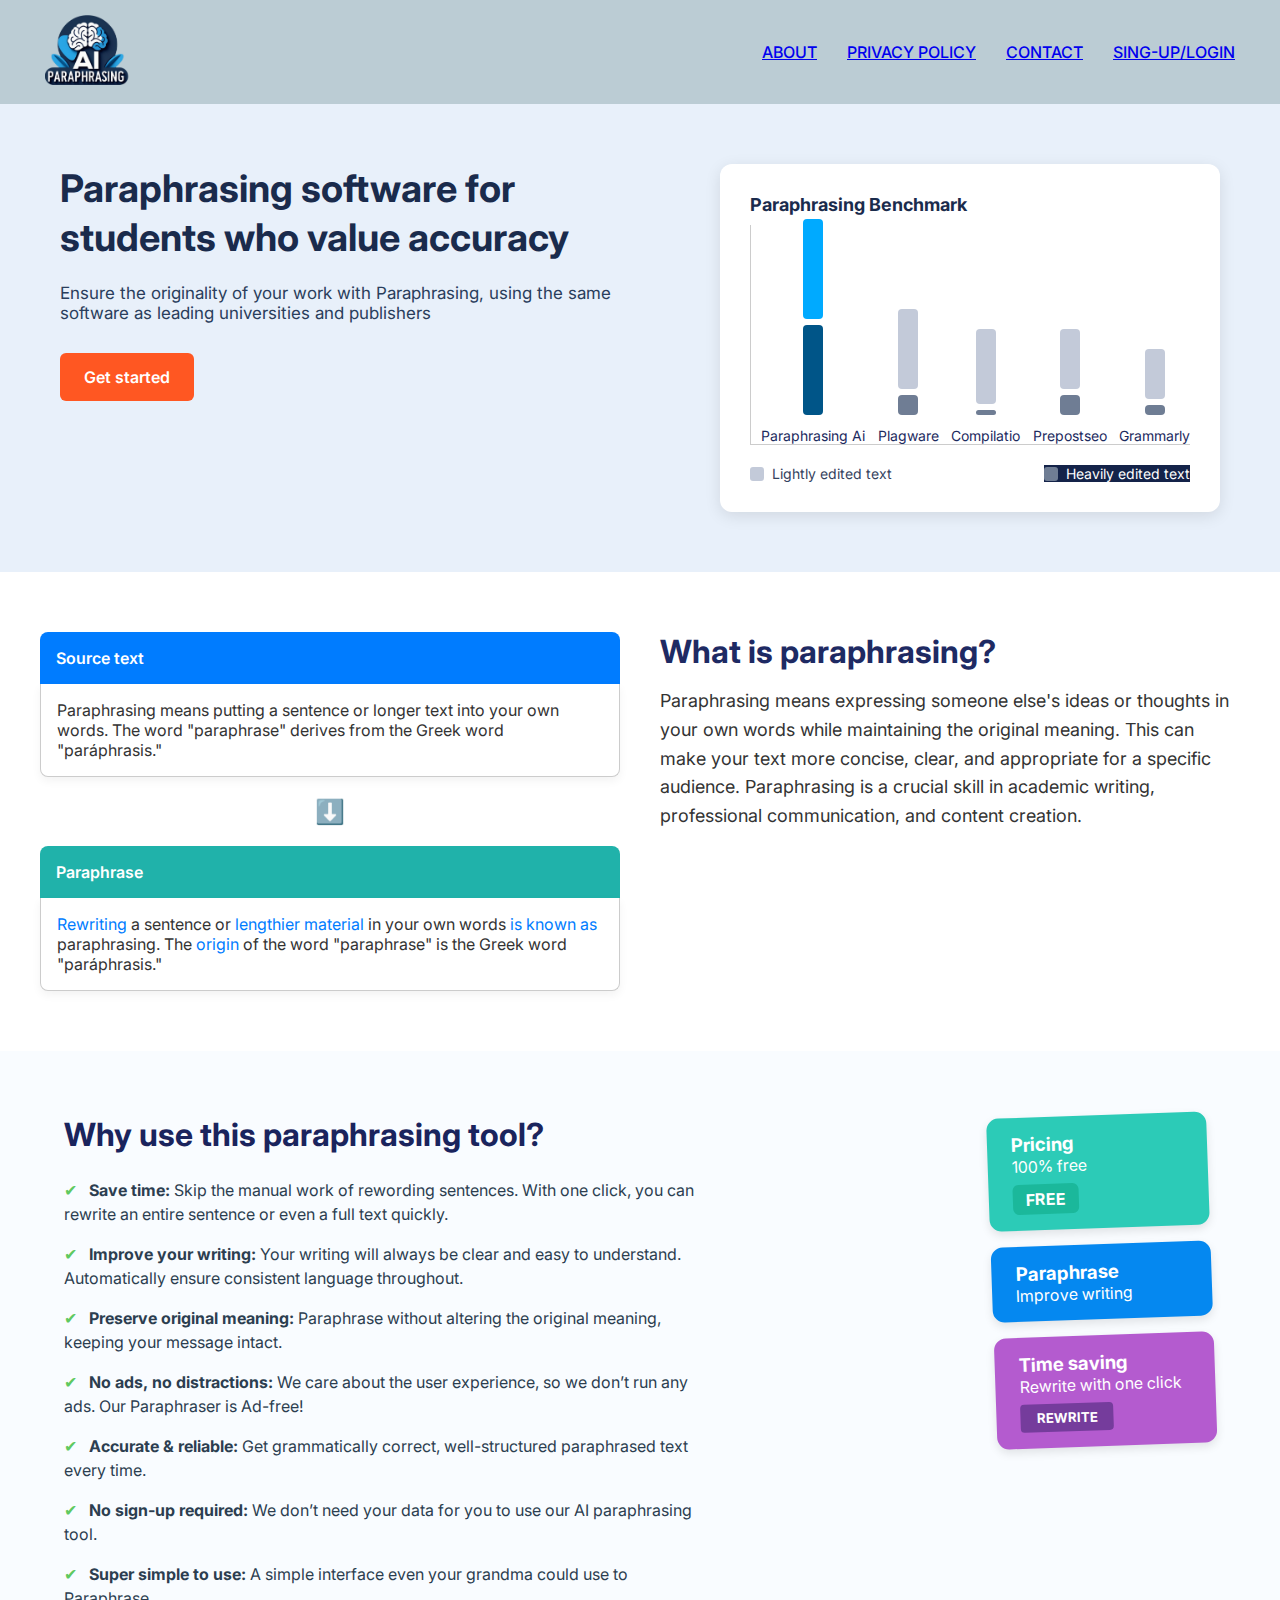
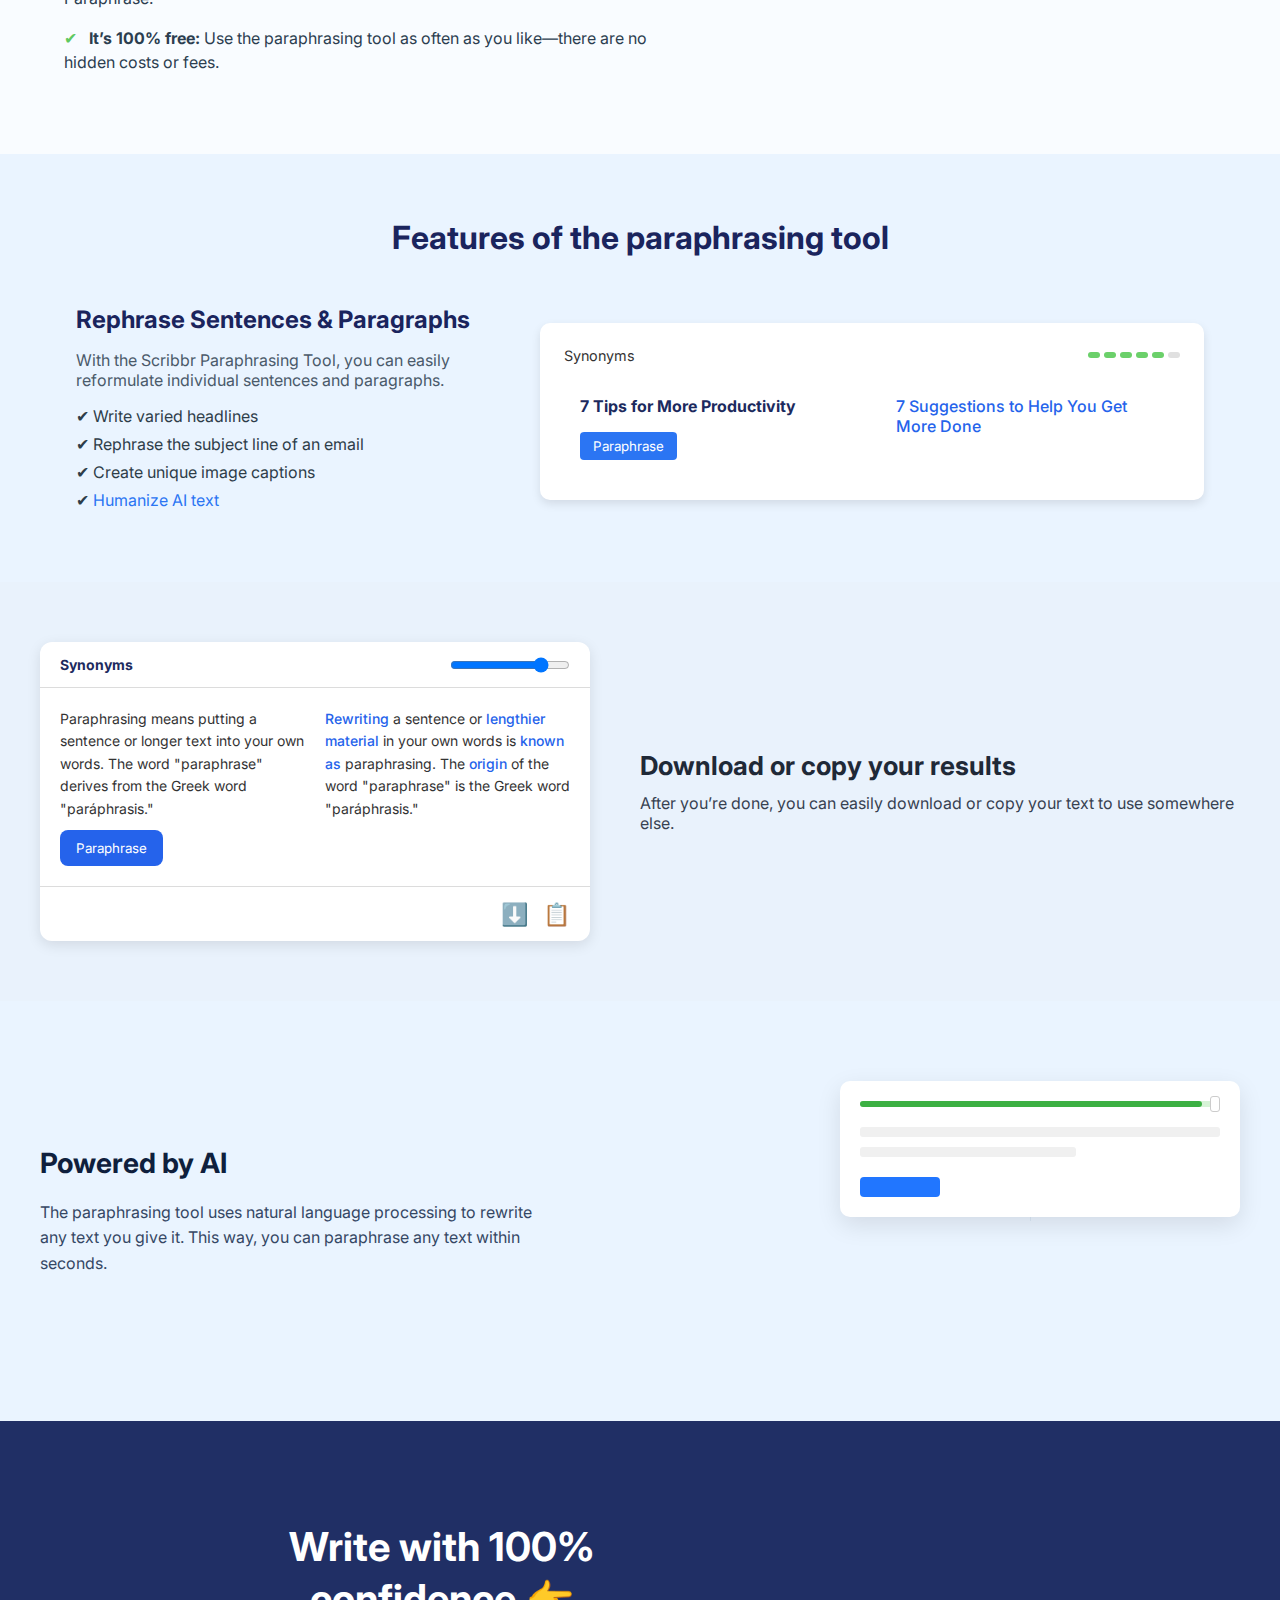
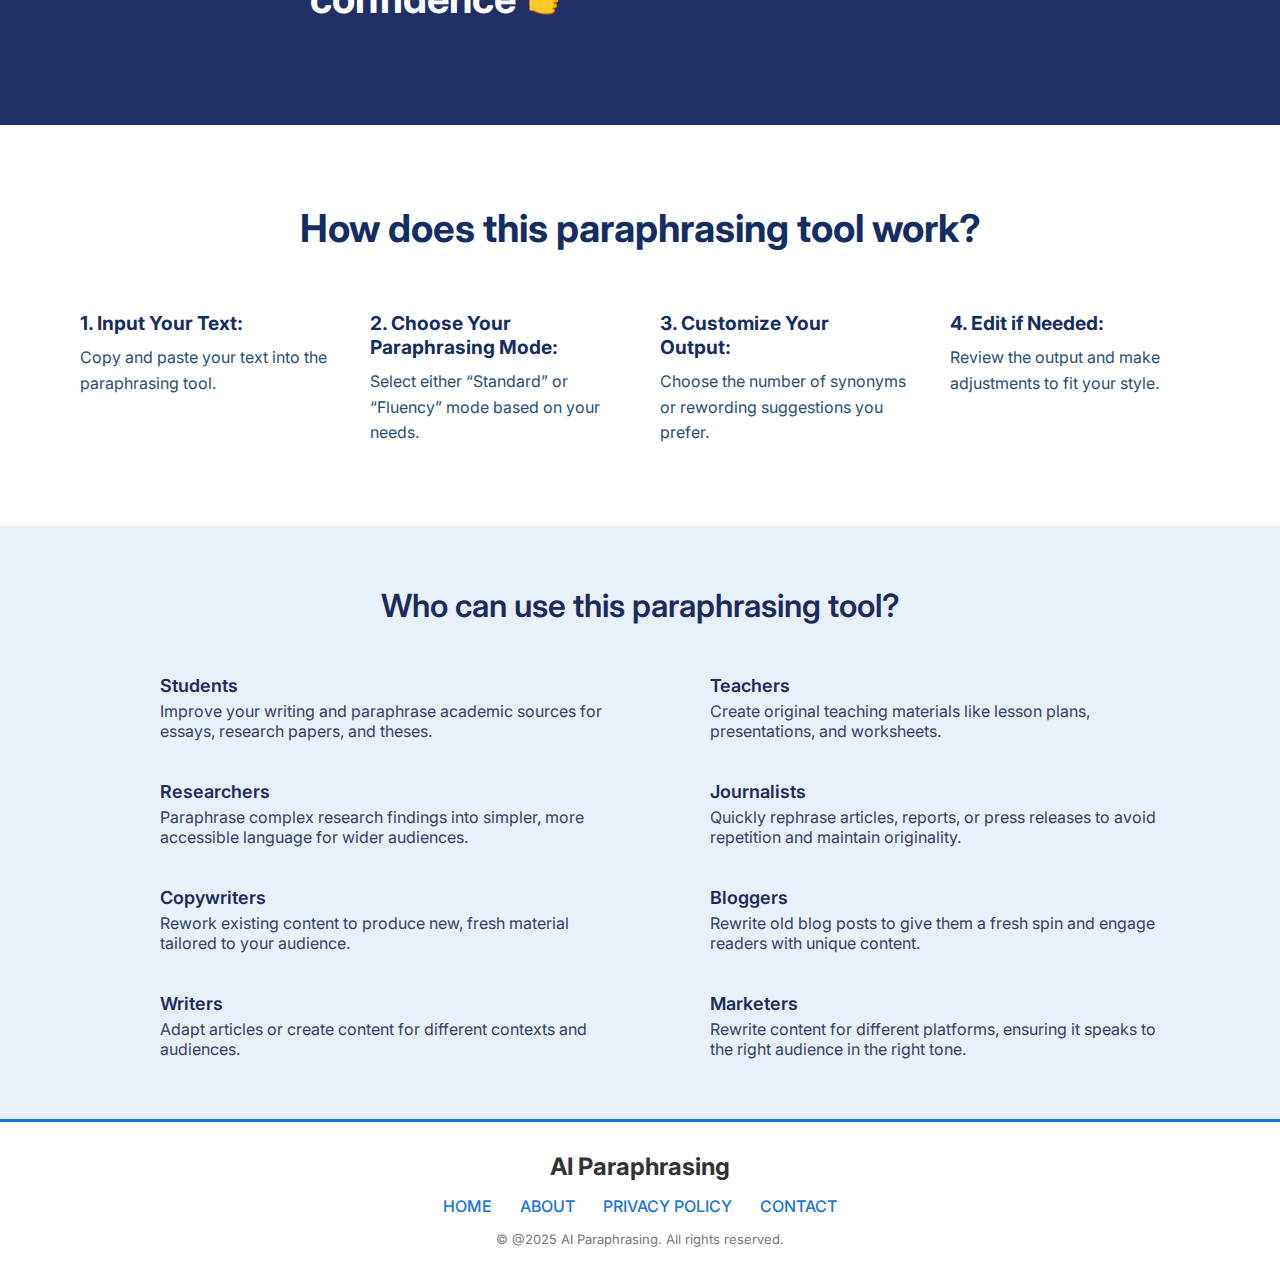
<file: index.html>
<!DOCTYPE html>
<html lang="en">
<head>
  <meta charset="UTF-8" />
  <meta name="viewport" content="width=device-width, initial-scale=1.0" />
  <title> AI Paraphrasing</title>
  <link href="https://fonts.googleapis.com/css2?family=Inter:wght@400;600;700&display=swap" rel="stylesheet">
  <link rel="stylesheet" href="index.css">

</head>
<body>
  <nav class="navber">
    
    <div class="logo"><img src="last logo.png" alt="logo"></div>
    <ul class="nav-list">
      <a href="about.html">ABOUT</a>
      <a href="privacy policy.html">PRIVACY POLICY</a>
      <a href="CONTACT.HTML">CONTACT</a>
     <a href="singup-login.html" ><li>SING-UP/LOGIN</li></a>
    </ul>
  </nav>
  <div class="container">
    <div class="left">
      
      <h1>Paraphrasing software for students who value accuracy</h1>
      <p>Ensure the originality of your work with Paraphrasing, using the same software as leading universities and publishers</p>
      <div class="buttons">
        <a href="paraphrase-ai.html"><button class="orange">Get started</button></a>
       
      </div>
    </div>
    <div class="chart-card">
      <h3>Paraphrasing Benchmark</h3>
      <div class="bars">
        <div class="bar-group">
          <div class="bar blue"></div>
          <div class="bar darkblue"></div>
          <div class="bar-label">Paraphrasing Ai</div>
        </div>
        <div class="bar-group">
          <div class="bar gray1"></div>
          <div class="bar gray1-d"></div>
          <div class="bar-label">Plagware</div>
        </div>
        <div class="bar-group">
          <div class="bar gray2"></div>
          <div class="bar gray2-d"></div>
          <div class="bar-label">Compilatio</div>
        </div>
        <div class="bar-group">
          <div class="bar gray3"></div>
          <div class="bar gray3-d"></div>
          <div class="bar-label">Prepostseo</div>
        </div>
        <div class="bar-group">
          <div class="bar gray4"></div>
          <div class="bar gray4-d"></div>
          <div class="bar-label">Grammarly</div>
        </div>
      </div>
      <div class="legend">
        <span class="light">Lightly edited text</span>
        <span class="dark">Heavily edited text</span>
      </div>
    </div>
  </div>

  <section style="display: flex; align-items: center; justify-content: center; padding: 60px 20px; font-family: 'Segoe UI', sans-serif; background: #ffffff;">
    <div style="display: flex; max-width: 1200px; width: 100%; gap: 40px; flex-wrap: wrap; justify-content: center;">
      <!-- Left Cards -->
      <div style="flex: 1; min-width: 300px; position: relative;">
        <!-- Source text card -->
        <div style="background-color: #007cff; color: white; padding: 16px; border-radius: 8px 8px 0 0; font-weight: 600;">Source text</div>
        <div style="border: 1px solid #ccc; padding: 16px; border-top: none; border-radius: 0 0 8px 8px; background: white; box-shadow: 0 4px 10px rgba(0,0,0,0.05);">
          <p style="margin: 0; color: #333;">
            Paraphrasing means putting a sentence or longer text into your own words. The word "paraphrase" derives from the Greek word "paráphrasis."
          </p>
        </div>
  
        <!-- Arrow -->
        <div style="text-align: center; margin: 20px 0;">
          <span style="font-size: 24px; color: #666;">⬇️</span>
        </div>
  
        <!-- Paraphrase card -->
        <div style="background-color: #20b2aa; color: white; padding: 16px; border-radius: 8px 8px 0 0; font-weight: 600;">Paraphrase</div>
        <div style="border: 1px solid #ccc; padding: 16px; border-top: none; border-radius: 0 0 8px 8px; background: white; box-shadow: 0 4px 10px rgba(0,0,0,0.05);">
          <p style="margin: 0; color: #333;">
            <span style="color: #007cff;">Rewriting</span> a sentence or <span style="color: #007cff;">lengthier material</span> in your own words <span style="color: #007cff;">is known as</span> paraphrasing. The <span style="color: #007cff;">origin</span> of the word "paraphrase" is the Greek word "paráphrasis."
          </p>
        </div>
      </div>
  
      <!-- Right Text -->
      <div style="flex: 1; min-width: 300px;">
        <h2 style="font-size: 32px; color: #1e2a63; margin-bottom: 16px;">What is paraphrasing?</h2>
        <p style="font-size: 18px; line-height: 1.6; color: #333;">
          Paraphrasing means expressing someone else's ideas or thoughts in your own words while maintaining the original meaning. This can make your text more concise, clear, and appropriate for a specific audience. Paraphrasing is a crucial skill in academic writing, professional communication, and content creation.
        </p>
      </div>
    </div>
  
  </section>

  <section class="why-use-tool">
    <div class="content">
      <h2>Why use this paraphrasing tool?</h2>
      <ul>
        <li><span>✔</span><strong> Save time:</strong> Skip the manual work of rewording sentences. With one click, you can rewrite an entire sentence or even a full text quickly.</li>
        <li><span>✔</span><strong> Improve your writing:</strong> Your writing will always be clear and easy to understand. Automatically ensure consistent language throughout.</li>
        <li><span>✔</span><strong> Preserve original meaning:</strong> Paraphrase without altering the original meaning, keeping your message intact.</li>
        <li><span>✔</span><strong> No ads, no distractions:</strong> We care about the user experience, so we don’t run any ads. Our Paraphraser is Ad-free!</li>
        <li><span>✔</span><strong> Accurate & reliable:</strong> Get grammatically correct, well-structured paraphrased text every time.</li>
        <li><span>✔</span><strong> No sign-up required:</strong> We don’t need your data for you to use our AI paraphrasing tool.</li>
        <li><span>✔</span><strong> Super simple to use:</strong> A simple interface even your grandma could use to Paraphrase.</li>
        <li><span>✔</span><strong> It’s 100% free:</strong> Use the paraphrasing tool as often as you like—there are no hidden costs or fees.</li>
      </ul>
    </div>
    <div class="cards">
      <div class="card free">
        <h3>Pricing</h3>
        <p>100% free</p>
        <div class="tag">FREE</div>
      </div>
      <div class="card writing">
        <h3>Paraphrase</h3>
        <p>Improve writing</p>
      </div>
      <div class="card time">
        <h3>Time saving</h3>
        <p>Rewrite with one click</p>
        <button>REWRITE</button>
      </div>
    </div>
  </section>
  
<section class="features-section">
  <h2>Features of the paraphrasing tool</h2>
  <div class="features-container">
    <div class="text-content">
      <h3>Rephrase Sentences & Paragraphs</h3>
      <p>
        With the Scribbr Paraphrasing Tool, you can easily reformulate
        individual sentences and paragraphs.
      </p>
      <ul>
        <li>✔ Write varied headlines</li>
        <li>✔ Rephrase the subject line of an email</li>
        <li>✔ Create unique image captions</li>
        <li>✔ <a href="#">Humanize AI text</a></li>
      </ul>
    </div>
    <div class="example-box">
      <div class="slider-bar">
        <label>Synonyms</label>
        <div class="slider">
          <div class="level active"></div>
          <div class="level active"></div>
          <div class="level active"></div>
          <div class="level active"></div>
          <div class="level active"></div>
          <div class="level"></div>
        </div>
      </div>
      <div class="example-columns">
        <div class="column">
          <p><strong>7 Tips for More Productivity</strong></p>
          <button>Paraphrase</button>
        </div>
        <div class="column">
          <p><strong><span class="highlight">7 Suggestions to Help You Get More Done</span></strong></p>
        </div>
      </div>
    </div>
  </div>
</section>

<section class="download-copy-section">
  <div class="download-container">
    <div class="download-card">
      <div class="card-top">
        <span class="label">Synonyms</span>
        <input type="range" class="synonym-slider" value="80" min="0" max="100">
      </div>
      <div class="card-content">
        <div class="left-text">
          <p>Paraphrasing means putting a sentence or longer text into your own words. The word "paraphrase" derives from the Greek word "paráphrasis."</p>
          <button class="paraphrase-btn">Paraphrase</button>
        </div>
        <div class="right-text">
          <p>
            <span class="highlight">Rewriting</span> a sentence or 
            <span class="highlight">lengthier material</span> in your own words is 
            <span class="highlight">known as</span> paraphrasing. The 
            <span class="highlight">origin</span> of the word "paraphrase" is the Greek word "paráphrasis."
          </p>
        </div>
      </div>
      <div class="card-bottom-icons">
        <span class="icon">⬇️</span>
        <span class="icon">📋</span>
      </div>
    </div>

    <div class="download-info">
      <h2>Download or copy your results</h2>
      <p>After you’re done, you can easily download or copy your text to use somewhere else.</p>
    </div>
  </div>
</section>

<section class="ai-powered-section">
  <div class="ai-container">
    <div class="ai-text">
      <h2>Powered by AI</h2>
      <p>
        The paraphrasing tool uses natural language processing to rewrite any
        text you give it. This way, you can paraphrase any text within seconds.
      </p>
    </div>
    <div class="ai-image">
      <div class="ai-card">
        <div class="ai-slider-bar">
          <div class="bar-fill"></div>
          <div class="bar-thumb"></div>
        </div>
        <div class="ai-card-content">
          <div class="text-block"></div>
          <div class="text-block short"></div>
          <div class="button-placeholder"></div>
        </div>
      </div>
      <div class="circuit-lines"></div>
    </div>
  </div>
</section>

 <!-- Confidence Section -->
 <section class="confidence-section">
  <div class="confidence-wrapper">
    <div class="confidence-text">
      <h2>Write with 100%<br>confidence 👉</h2>
    </div>
    <div class="confidence-button">
      <button>Your personal proofreading<br>service</button>
    </div>
  </div>
</section>

<section class="how-it-works">
  <h2>How does this paraphrasing tool work?</h2>
  <div class="steps">
    <div class="step">
      <h3>1. Input Your Text:</h3>
      <p>Copy and paste your text into the paraphrasing tool.</p>
    </div>
    <div class="step">
      <h3>2. Choose Your<br>Paraphrasing Mode:</h3>
      <p>Select either “Standard” or “Fluency” mode based on your needs.</p>
    </div>
    <div class="step">
      <h3>3. Customize Your<br>Output:</h3>
      <p>Choose the number of synonyms or rewording suggestions you prefer.</p>
    </div>
    <div class="step">
      <h3>4. Edit if Needed:</h3>
      <p>Review the output and make adjustments to fit your style.</p>
    </div>
  </div>
</section>

<section class="user-section">
  <h2>Who can use this paraphrasing tool?</h2>
  <div class="user-grid">
    <div class="user-item">
      <i class="fas fa-user-graduate"></i>
      <div>
        <h3>Students</h3>
        <p>Improve your writing and paraphrase academic sources for essays, research papers, and theses.</p>
      </div>
    </div>
    <div class="user-item">
      <i class="fas fa-chalkboard-teacher"></i>
      <div>
        <h3>Teachers</h3>
        <p>Create original teaching materials like lesson plans, presentations, and worksheets.</p>
      </div>
    </div>
    <div class="user-item">
      <i class="fas fa-vial"></i>
      <div>
        <h3>Researchers</h3>
        <p>Paraphrase complex research findings into simpler, more accessible language for wider audiences.</p>
      </div>
    </div>
    <div class="user-item">
      <i class="fas fa-microphone"></i>
      <div>
        <h3>Journalists</h3>
        <p>Quickly rephrase articles, reports, or press releases to avoid repetition and maintain originality.</p>
      </div>
    </div>
    <div class="user-item">
      <i class="fas fa-user-edit"></i>
      <div>
        <h3>Copywriters</h3>
        <p>Rework existing content to produce new, fresh material tailored to your audience.</p>
      </div>
    </div>
    <div class="user-item">
      <i class="fas fa-blog"></i>
      <div>
        <h3>Bloggers</h3>
        <p>Rewrite old blog posts to give them a fresh spin and engage readers with unique content.</p>
      </div>
    </div>
    <div class="user-item">
      <i class="fas fa-pen-nib"></i>
      <div>
        <h3>Writers</h3>
        <p>Adapt articles or create content for different contexts and audiences.</p>
      </div>
    </div>
    <div class="user-item">
      <i class="fas fa-project-diagram"></i>
      <div>
        <h3>Marketers</h3>
        <p>Rewrite content for different platforms, ensuring it speaks to the right audience in the right tone.</p>
      </div>
    </div>
  </div>
</section>
<!--footer-->
<footer class="footer">
  <div class="footer-container">
    <div class="footer-logo"><span style="color: red"></span>AI Paraphrasing</div>
    <div class="footer-links">
      <a href="index.html">HOME</a>
      <a href="#">ABOUT</a>
      <a href="#">PRIVACY POLICY</a>
      <a href="#">CONTACT</a>
    </div>
    <p class="footer-copy">&copy; @2025 AI Paraphrasing. All rights reserved.</p>
  </div>
</footer>

</body>
</html>
</file>
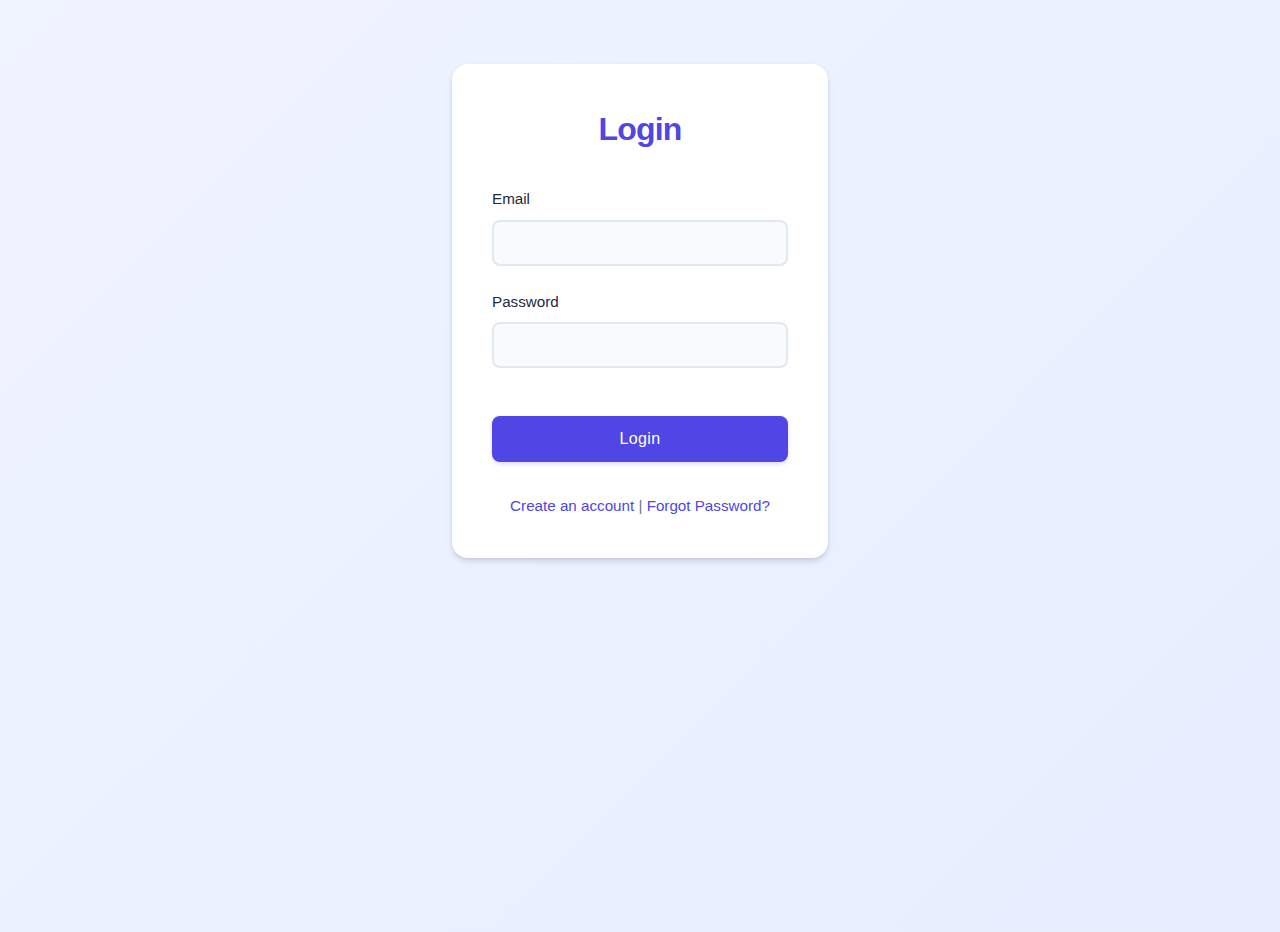
<file: singup-login.html>
<!DOCTYPE html>
<html lang="en">
<head>
    <meta charset="UTF-8">
    <meta name="viewport" content="width=device-width, initial-scale=1.0">
    <title>AI Paraphrasing Tool - singup-login</title>
    <link rel="stylesheet" href="styles.css">
</head>
<body>
    <div class="auth-container">
        <!-- Login Form -->
        <div id="loginForm" class="auth-form">
            <h2>Login</h2>
            <form id="login">
                <div class="form-group">
                    <label for="loginEmail">Email</label>
                    <input type="email" id="loginEmail" required>
                </div>
                <div class="form-group">
                    <label for="loginPassword">Password</label>
                    <input type="password" id="loginPassword" required>
                </div>
                <button type="submit" class="primary-button">Login</button>
            </form>
            <p class="auth-links">
                <a href="#" id="showSignup">Create an account</a> |
                <a href="#" id="showForgotPassword">Forgot Password?</a>
            </p>
        </div>

        <!-- Signup Form -->
        <div id="signupForm" class="auth-form hidden">
            <h2>Create Account</h2>
            <form id="signup">
                <div class="form-group">
                    <label for="signupName">Full Name</label>
                    <input type="text" id="signupName" required>
                </div>
                <div class="form-group">
                    <label for="signupEmail">Email</label>
                    <input type="email" id="signupEmail" required>
                </div>
                <div class="form-group">
                    <label for="signupPassword">Password</label>
                    <input type="password" id="signupPassword" required>
                </div>
                <div class="form-group">
                    <label for="confirmPassword">Confirm Password</label>
                    <input type="password" id="confirmPassword" required>
                </div>
                <button type="submit" class="primary-button">Sign Up</button>
            </form>
            <p class="auth-links">
                <a href="#" id="showLogin">Already have an account? Login</a>
            </p>
        </div>

        <!-- Forgot Password Form -->
        <div id="forgotPasswordForm" class="auth-form hidden">
            <h2>Reset Password</h2>
            <form id="forgotPassword">
                <div class="form-group">
                    <label for="resetEmail">Email</label>
                    <input type="email" id="resetEmail" required>
                </div>
                <button type="submit" class="primary-button">Reset Password</button>
            </form>
            <p class="auth-links">
                <a href="#" id="backToLogin">Back to Login</a>
            </p>
        </div>
    </div>

    <script src="auth.js"></script>
</body>
</html>
</file>
<file: index.css>
* {
    margin: 0;
    padding: 0;
    box-sizing: border-box;
    font-family: 'Inter', sans-serif;
  }
  
  
  .logo img {
  height: 70px; /* Adjust height as needed */
  width: auto;
    
  }
  
  body {
    background-color: #1d1e23;
    color: #1a2b4c;
  }
  
  nav {
    display: flex;
    justify-content: space-between;
    align-items: center;
    padding: 15px 45px;
    background: rgb(187, 204, 212);
  }
  
  nav img {
    height: 32px;
  }
  
  nav ul {
    list-style: none;
    display: flex;
    gap: 30px;
    font-size: 16px;
    font-weight: 500;
  }
  
  .container {
    display: flex;
    justify-content: space-between;
    padding: 60px;
    gap: 50px;
  }
  
  .left {
    max-width: 580px;
  }
  
  .left h3 {
    color: #56698a;
    font-size: 18px;
    margin-bottom: 10px;
  }
  
  .left h1 {
    font-size: 38px;
    line-height: 1.3;
    color: #1a2b4c;
    margin-bottom: 20px;
  }
  
  .left p {
    font-size: 17px;
    color: #2a3e5c;
    margin-bottom: 30px;
  }
  
  .buttons {
    display: flex;
    gap: 20px;
  }
  
  .buttons button {
    padding: 14px 24px;
    font-size: 16px;
    border: none;
    border-radius: 6px;
    cursor: pointer;
    font-weight: 600;
  }
  
  .orange {
    background-color: #ff5722;
    color: white;
  }
  
  .dark {
    background-color: #142349;
    color: white;
  }
  
  .chart-card {
    background: white;
    border-radius: 12px;
    padding: 30px;
    width: 500px;
    box-shadow: 0 4px 16px rgba(0,0,0,0.1);
  }
  
  .chart-card h3 {
    font-size: 18px;
    margin-bottom: 10px;
    color: #1a2b4c;
  }
  
  .bars {
    display: flex;
    justify-content: space-between;
    align-items: flex-end;
    height: 220px;
    border-left: 1px solid #ccc;
    border-bottom: 1px solid #ccc;
    padding-left: 10px;
    position: relative;
  }
  
  .bar-group {
    display: flex;
    flex-direction: column;
    align-items: center;
    gap: 6px;
  }
  
  .bar {
    width: 20px;
    border-radius: 4px;
  }
  
  .blue { background-color: #00aaff; height: 100px; }
  .darkblue { background-color: #005588; height: 90px; }
  .gray1 { background-color: #c3cad9; height: 80px; }
  .gray2 { background-color: #c3cad9; height: 75px; }
  .gray3 { background-color: #c3cad9; height: 60px; }
  .gray4 { background-color: #c3cad9; height: 50px; }
  
  .gray1-d { background-color: #6f7d94; height: 20px; }
  .gray2-d { background-color: #6f7d94; height: 5px; }
  .gray3-d { background-color: #6f7d94; height: 20px; }
  .gray4-d { background-color: #6f7d94; height: 10px; }
  
  .bar-label {
    font-size: 14px;
    margin-top: 6px;
  }
  
  .legend {
    display: flex;
    justify-content: space-between;
    margin-top: 20px;
    font-size: 14px;
    color: #34425d;
  }
  
  .legend span {
    display: flex;
    align-items: center;
  }
  
  .legend span::before {
    content: '';
    display: inline-block;
    width: 14px;
    height: 14px;
    margin-right: 8px;
    border-radius: 3px;
  }
  
  .legend .light::before { background-color: #c3cad9; }
  .legend .dark::before { background-color: #6f7d94; }
  
  .why-use-tool {
      display: flex;
      justify-content: space-between;
      padding: 4rem;
      background-color: #f9fcff;
      font-family: 'Segoe UI', sans-serif;
    }
    
    .why-use-tool .content {
      max-width: 55%;
    }
    
    .why-use-tool h2 {
      font-size: 2rem;
      color: #1a245d;
      margin-bottom: 1.5rem;
    }
    
    .why-use-tool ul {
      list-style: none;
      padding: 0;
    }
    
    .why-use-tool li {
      margin-bottom: 1rem;
      font-size: 1rem;
      color: #2c3e50;
      line-height: 1.5;
    }
    
    .why-use-tool li span {
      color: #60c960;
      margin-right: 0.5rem;
    }
    
    .cards {
      display: flex;
      flex-direction: column;
      gap: 1rem;
      align-items: flex-end;
      transform: rotate(-2deg);
    }
    
    .card {
      padding: 1rem 1.5rem;
      border-radius: 12px;
      color: white;
      box-shadow: 0 4px 10px rgba(0,0,0,0.1);
      text-align: left;
      width: 220px;
    }
    
    .card.free {
      background-color: #2ccbb7;
    }
    
    .card.free .tag {
      margin-top: 0.5rem;
      background-color: #1bb89b;
      display: inline-block;
      padding: 0.3rem 0.8rem;
      border-radius: 6px;
      font-weight: bold;
    }
    
    .card.writing {
      background-color: #0588f0;
    }
    
    .card.time {
      background-color: #b45bcf;
      position: relative;
    }
    
    .card.time button {
      background-color: #753c9c;
      color: white;
      border: none;
      padding: 0.4rem 1rem;
      border-radius: 4px;
      font-weight: bold;
      margin-top: 0.5rem;
      cursor: pointer;
    }
    
    .features-section {
      background-color: #eaf4ff;
      padding: 4rem 2rem;
      text-align: center;
      font-family: 'Segoe UI', sans-serif;
    }
    
    .features-section h2 {
      font-size: 2rem;
      color: #1a245d;
      margin-bottom: 3rem;
    }
    
    .features-container {
      display: flex;
      align-items: center;
      justify-content: center;
      gap: 4rem;
      max-width: 1200px;
      margin: 0 auto;
      flex-wrap: wrap;
    }
    
    .text-content {
      max-width: 400px;
      text-align: left;
    }
    
    .text-content h3 {
      font-size: 1.5rem;
      color: #1a245d;
      margin-bottom: 1rem;
    }
    
    .text-content p {
      font-size: 1rem;
      color: #4a5a6a;
      margin-bottom: 1rem;
    }
    
    .text-content ul {
      list-style: none;
      padding: 0;
      color: #2e3d49;
    }
    
    .text-content li {
      margin: 0.5rem 0;
      font-size: 1rem;
    }
    
    .text-content a {
      color: #2b75f3;
      text-decoration: none;
    }
    
    .example-box {
      background-color: #ffffff;
      border-radius: 10px;
      box-shadow: 0 4px 10px rgba(0, 0, 0, 0.1);
      padding: 1.5rem;
      min-width: 400px;
    }
    
    .slider-bar {
      display: flex;
      justify-content: space-between;
      align-items: center;
      margin-bottom: 1rem;
      font-size: 0.9rem;
      color: #333;
    }
    
    .slider {
      display: flex;
      gap: 4px;
    }
    
    .level {
      width: 12px;
      height: 6px;
      background-color: #e0e0e0;
      border-radius: 4px;
    }
    
    .level.active {
      background-color: #6bd06a;
    }
    
    .example-columns {
      display: flex;
      gap: 1rem;
      justify-content: space-between;
    }
    
    .column {
      flex: 1;
      padding: 1rem;
      text-align: left;
    }
    
    .column button {
      background-color: #2b75f3;
      color: white;
      padding: 0.4rem 0.8rem;
      border: none;
      border-radius: 4px;
      margin-top: 1rem;
      cursor: pointer;
    }
    
    .highlight {
      color: #2b75f3;
    }
    
    .section-lightblue {
      background-color: #eaf4ff;
      padding: 4rem 2rem;
      font-family: 'Segoe UI', sans-serif;
    }
    
    .feature-row {
      display: flex;
      justify-content: center;
      align-items: center;
      gap: 4rem;
      margin-bottom: 5rem;
      flex-wrap: wrap;
    }
    
   
    .download-copy-section {
      background-color: #e9f2fc;
      padding: 60px 40px;
      display: flex;
      justify-content: center;
    }
    
    .download-container {
      display: flex;
      align-items: center;
      flex-wrap: wrap;
      gap: 50px;
      max-width: 1200px;
      width: 100%;
    }
    
    .download-card {
      background-color: #ffffff;
      border-radius: 12px;
      box-shadow: 0 4px 14px rgba(0, 0, 0, 0.1);
      width: 550px;
      display: flex;
      flex-direction: column;
    }
    
    .card-top {
      display: flex;
      justify-content: space-between;
      align-items: center;
      padding: 14px 20px;
      border-bottom: 1px solid #dcdcdc;
    }
    
    .label {
      font-weight: bold;
      font-size: 14px;
    }
    
    .synonym-slider {
      width: 120px;
    }
    
    .card-content {
      display: flex;
      padding: 20px;
      gap: 20px;
    }
    
    .left-text,
    .right-text {
      width: 50%;
      font-size: 14px;
      color: #333;
      line-height: 1.6;
    }
    
    .paraphrase-btn {
      margin-top: 10px;
      background-color: #2563eb;
      color: white;
      border: none;
      padding: 10px 16px;
      border-radius: 8px;
      cursor: pointer;
    }
    
    .highlight {
      color: #2563eb;
      font-weight: 500;
    }
    
    .card-bottom-icons {
      display: flex;
      justify-content: flex-end;
      padding: 14px 20px;
      border-top: 1px solid #dcdcdc;
      gap: 15px;
    }
    
    .icon {
      font-size: 22px;
      cursor: pointer;
    }
    
    .download-info {
      flex: 1;
      min-width: 300px;
    }
    
    .download-info h2 {
      font-size: 26px;
      color: #1f2937;
      margin-bottom: 12px;
    }
    
    .download-info p {
      font-size: 16px;
      color: #374151;
    }
    
    .ai-powered-section {
      background-color: #eaf4ff;
      padding: 80px 20px;
    }
    
    .ai-container {
      max-width: 1200px;
      margin: 0 auto;
      display: flex;
      justify-content: space-between;
      align-items: center;
      flex-wrap: wrap;
      gap: 40px;
    }
    
    .ai-text {
      max-width: 500px;
    }
    
    .ai-text h2 {
      font-size: 28px;
      color: #0f1f3d;
      margin-bottom: 20px;
    }
    
    .ai-text p {
      font-size: 16px;
      color: #354764;
      line-height: 1.6;
    }
    
    .ai-image {
      position: relative;
      width: 400px;
      height: 260px;
    }
    
    .ai-card {
      background-color: white;
      border-radius: 10px;
      box-shadow: 0 8px 25px rgba(0, 0, 0, 0.1);
      padding: 20px;
      position: relative;
      z-index: 2;
    }
    
    .ai-slider-bar {
      background-color: #d7f3d7;
      height: 6px;
      border-radius: 4px;
      margin-bottom: 20px;
      position: relative;
    }
    
    .bar-fill {
      width: 95%;
      height: 100%;
      background-color: #3cb043;
      border-radius: 4px;
    }
    
    .bar-thumb {
      position: absolute;
      top: -5px;
      right: 0;
      width: 10px;
      height: 16px;
      background-color: white;
      border: 1px solid #ccc;
      border-radius: 3px;
    }
    
    .ai-card-content .text-block {
      height: 10px;
      background-color: #f0f0f0;
      margin-bottom: 10px;
      border-radius: 3px;
    }
    
    .ai-card-content .text-block.short {
      width: 60%;
    }
    
    .button-placeholder {
      width: 80px;
      height: 20px;
      background-color: #2176ff;
      border-radius: 4px;
      margin-top: 20px;
    }
    
    .circuit-lines {
      position: absolute;
      top: 50%;
      left: 50%;
      width: 100%;
      height: 100%;
      background-image: radial-gradient(circle, #ccddee 1px, transparent 1px),
        linear-gradient(#ccddee 1px, transparent 1px),
        linear-gradient(90deg, #ccddee 1px, transparent 1px);
      background-size: 20px 20px;
      background-repeat: no-repeat;
      background-position: center;
      z-index: 1;
      transform: translate(-50%, -50%);
      opacity: 0.5;
    }
    
    /* Keyframes for animations */
  @keyframes fadeInLeft {
    0% {
      opacity: 0;
      transform: translateX(-50px);
    }
    100% {
      opacity: 1;
      transform: translateX(0);
    }
  }
  
  @keyframes fadeInRight {
    0% {
      opacity: 0;
      transform: translateX(50px);
    }
    100% {
      opacity: 1;
      transform: translateX(0);
    }
  }
  
  /* Confidence Section */
  .confidence-section {
    background-color: #202f65;
    padding: 100px 40px;
    display: flex;
    justify-content: center;
  }
  
  .confidence-wrapper {
    display: flex;
    align-items: center;
    justify-content: center;
    gap: 60px;
    flex-wrap: wrap;
    text-align: center;
  }
  
  .confidence-text h2 {
    color: white;
    font-size: 2.5rem;
    font-weight: bold;
    line-height: 1.3;
    animation: fadeInLeft 1s ease-out forwards;
  }
  
  .confidence-button button {
    background-color: #f7521c;
    color: white;
    font-size: 1.2rem;
    font-weight: bold;
    padding: 20px 40px;
    border: none;
    border-radius: 6px;
    cursor: pointer;
    transition: background 0.3s ease;
    animation: fadeInRight 1s ease-out forwards;
    animation-delay: 0.3s;
    opacity: 0;
  }
  
  .confidence-button button:hover {
    background-color: #d44310;
  }
  
  /* How It Works Section */
  .how-it-works {
    background: #ffffff;
    padding: 80px 40px;
    text-align: center;
  }
  
  .how-it-works h2 {
    font-size: 2.4rem;
    font-weight: bold;
    color: #142d63;
    margin-bottom: 60px;
  }
  
  .steps {
    display: flex;
    flex-wrap: wrap;
    justify-content: center;
    gap: 40px;
  }
  
  .step {
    max-width: 250px;
    text-align: left;
  }
  
  .step h3 {
    color: #142d63;
    font-size: 1.2rem;
    font-weight: 700;
    margin-bottom: 10px;
  }
  
  .step p {
    color: #285074;
    font-size: 1rem;
    line-height: 1.6;
  }
  
  .footer {
    background: white;
    border-top: 3px solid #1976d2; /* blue accent */
    padding: 30px 20px;
    text-align: center;
    margin-top: 60px;
    color: #333;
  }
  
  .footer-container {
    max-width: 1000px;
    margin: auto;
  }
  
  .footer-logo {
    font-size: 24px;
    font-weight: bold;
    margin-bottom: 10px;
  }
  
  .footer-links {
    margin: 15px 0;
  }
  
  .footer-links a {
    margin: 0 12px;
    text-decoration: none;
    color: #1976d2;
    font-weight: 500;
  }
  
  .footer-links a:hover {
    text-decoration: underline;
  }
  
  .footer-copy {
    font-size: 13px;
    color: #777;
    margin-top: 15px;
  }
  body {
    margin: 0;
    font-family: 'Inter', sans-serif;
    background-color: #e8f0fa;
    color: #1c2a5e;
  }
  
  .user-section {
    max-width: 1100px;
    margin: 60px auto;
    padding: 0 20px;
    text-align: center;
  }
  
  .user-section h2 {
    font-size: 32px;
    font-weight: 600;
    margin-bottom: 50px;
  }
  
  .user-grid {
    display: grid;
    grid-template-columns: 1fr 1fr;
    gap: 40px;
  }
  
  .user-item {
    display: flex;
    align-items: flex-start;
    gap: 20px;
    text-align: left;
  }
  
  .user-item i {
    font-size: 28px;
    color: #1c2a5e;
    min-width: 30px;
    margin-top: 6px;
  }
  
  .user-item h3 {
    margin: 0;
    font-size: 18px;
    font-weight: 600;
  }
  
  .user-item p {
    margin: 5px 0 0;
    font-size: 16px;
    color: #334269;
  }
</file>
<file: styles.css>
:root {
    --primary-color: #4f46e5;
    --primary-hover: #4338ca;
    --secondary-color: #6366f1;
    --bg-color: #f1f5f9;
    --text-color: #1e293b;
    --border-color: #e2e8f0;
    --shadow-color: rgba(0, 0, 0, 0.1);
    --success-color: #059669;
    --error-color: #dc2626;
}

* {
    margin: 0;
    padding: 0;
    box-sizing: border-box;
}

body {
    font-family: -apple-system, BlinkMacSystemFont, "Segoe UI", Roboto, "Helvetica Neue", Arial, sans-serif;
    background-color: var(--bg-color);
    color: var(--text-color);
    line-height: 1.6;
    min-height: 100vh;
    background-image: linear-gradient(135deg, #f0f4ff 0%, #e6eeff 100%);
}

/* Auth Container Styles */
.auth-container {
    width: 100%;
    max-width: 440px;
    padding: 2rem;
    margin: 2rem auto;
}

.auth-form {
    background: white;
    padding: 2.5rem;
    border-radius: 16px;
    box-shadow: 0 4px 6px var(--shadow-color), 0 1px 3px rgba(0, 0, 0, 0.08);
    transition: transform 0.2s ease;
}

.auth-form:hover {
    transform: translateY(-2px);
}

.auth-form h2 {
    text-align: center;
    color: var(--primary-color);
    margin-bottom: 2rem;
    font-size: 2rem;
    font-weight: 700;
    letter-spacing: -0.025em;
}

.form-group {
    margin-bottom: 1.5rem;
}

label {
    display: block;
    margin-bottom: 0.5rem;
    color: var(--text-color);
    font-weight: 500;
    font-size: 0.95rem;
}

input {
    width: 100%;
    padding: 0.75rem 1rem;
    border: 2px solid var(--border-color);
    border-radius: 8px;
    font-size: 1rem;
    transition: all 0.2s ease;
    background-color: #f8fafc;
}

input:focus {
    outline: none;
    border-color: var(--primary-color);
    box-shadow: 0 0 0 3px rgba(79, 70, 229, 0.1);
    background-color: white;
}

input:hover {
    border-color: var(--secondary-color);
}

button {
    width: 100%;
    padding: 0.875rem;
    border: none;
    border-radius: 8px;
    font-size: 1rem;
    font-weight: 500;
    cursor: pointer;
    transition: all 0.2s ease;
    margin-top: 1.5rem;
    letter-spacing: 0.025em;
}

.primary-button {
    background-color: var(--primary-color);
    color: white;
    box-shadow: 0 2px 4px rgba(79, 70, 229, 0.2);
}

.primary-button:hover {
    background-color: var(--primary-hover);
    transform: translateY(-1px);
    box-shadow: 0 4px 6px rgba(79, 70, 229, 0.25);
}

.primary-button:disabled {
    background-color: #a5b4fc;
    cursor: not-allowed;
    transform: none;
}

.secondary-button {
    background-color: white;
    color: var(--primary-color);
    border: 2px solid var(--primary-color);
}

.secondary-button:hover {
    background-color: #f5f3ff;
}

.auth-links {
    margin-top: 2rem;
    text-align: center;
    font-size: 0.95rem;
    color: #64748b;
}

.auth-links a {
    color: var(--primary-color);
    text-decoration: none;
    font-weight: 500;
    transition: color 0.2s ease;
}

.auth-links a:hover {
    color: var(--primary-hover);
    text-decoration: underline;
}

.hidden {
    display: none;
}

.error {
    color: var(--error-color);
    font-size: 0.9rem;
    margin-top: 0.75rem;
    padding: 0.75rem;
    background-color: #fef2f2;
    border-radius: 6px;
    border: 1px solid #fecaca;
}

.success {
    color: var(--success-color);
    font-size: 0.9rem;
    margin-top: 0.75rem;
    padding: 0.75rem;
    background-color: #f0fdf4;
    border-radius: 6px;
    border: 1px solid #bbf7d0;
}

/* Main App Styles */
.container {
    max-width: 1200px;
    margin: 0 auto;
    padding: 2rem;
}

header {
    background: white;
    padding: 1.5rem 2rem;
    border-radius: 16px;
    box-shadow: 0 4px 6px var(--shadow-color);
    margin-bottom: 2rem;
}

.header-content {
    display: flex;
    justify-content: space-between;
    align-items: center;
}

.header-content h1 {
    color: var(--primary-color);
    font-size: 1.75rem;
    font-weight: 700;
}

.header-content p {
    color: #64748b;
    margin-top: 0.5rem;
}

.user-menu {
    display: flex;
    align-items: center;
    gap: 1rem;
}

#userName {
    font-weight: 500;
    color: var(--text-color);
}

.text-boxes {
    display: grid;
    grid-template-columns: 1fr;
    gap: 2rem;
    margin-top: 2rem;
}

.input-container, .output-container {
    background: white;
    padding: 1.5rem;
    border-radius: 16px;
    box-shadow: 0 4px 6px var(--shadow-color);
}

textarea {
    width: 100%;
    min-height: 200px;
    padding: 1rem;
    border: 2px solid var(--border-color);
    border-radius: 8px;
    font-size: 1rem;
    resize: vertical;
    transition: all 0.2s ease;
    background-color: #f8fafc;
    margin-top: 0.5rem;
}

textarea:focus {
    outline: none;
    border-color: var(--primary-color);
    box-shadow: 0 0 0 3px rgba(79, 70, 229, 0.1);
    background-color: white;
}

.controls {
    display: flex;
    gap: 1rem;
    margin: 2rem 0;
    align-items: center;
}

select {
    padding: 0.75rem 1rem;
    border: 2px solid var(--border-color);
    border-radius: 8px;
    font-size: 1rem;
    background-color: white;
    color: var(--text-color);
    cursor: pointer;
    transition: all 0.2s ease;
    min-width: 160px;
}

select:focus {
    outline: none;
    border-color: var(--primary-color);
    box-shadow: 0 0 0 3px rgba(79, 70, 229, 0.1);
}

.word-count {
    margin-top: 0.75rem;
    color: #64748b;
    font-size: 0.9rem;
}

@media (min-width: 768px) {
    .text-boxes {
        grid-template-columns: 1fr;
        gap: 2rem;
    }

    .controls {
        justify-content: flex-start;
    }
}

@media (min-width: 1024px) {
    .header-content {
        flex-direction: row;
        text-align: left;
    }

    .text-boxes {
        gap: 3rem;
    }
}

/* Loading States */
.loading {
    position: relative;
    pointer-events: none;
}

.loading::after {
    content: "";
    position: absolute;
    top: 50%;
    left: 50%;
    width: 24px;
    height: 24px;
    margin: -12px 0 0 -12px;
    border: 3px solid rgba(255, 255, 255, 0.3);
    border-radius: 50%;
    border-top-color: white;
    animation: spin 1s ease-in-out infinite;
}

@keyframes spin {
    to { transform: rotate(360deg); }
}
.footer {
    background: white;
    border-top: 3px solid #1976d2; /* blue accent */
    padding: 30px 20px;
    text-align: center;
    margin-top: 60px;
    color: #333;
  }
  
  .footer-container {
    max-width: 1000px;
    margin: auto;
  }
  
  .footer-logo {
    font-size: 24px;
    font-weight: bold;
    margin-bottom: 10px;
  }
  
  .footer-links {
    margin: 15px 0;
  }
  
  .footer-links a {
    margin: 0 12px;
    text-decoration: none;
    color: #1976d2;
    font-weight: 500;
  }
  
  .footer-links a:hover {
    text-decoration: underline;
  }
  
  .footer-copy {
    font-size: 13px;
    color: #777;
    margin-top: 15px;
  }
</file>
